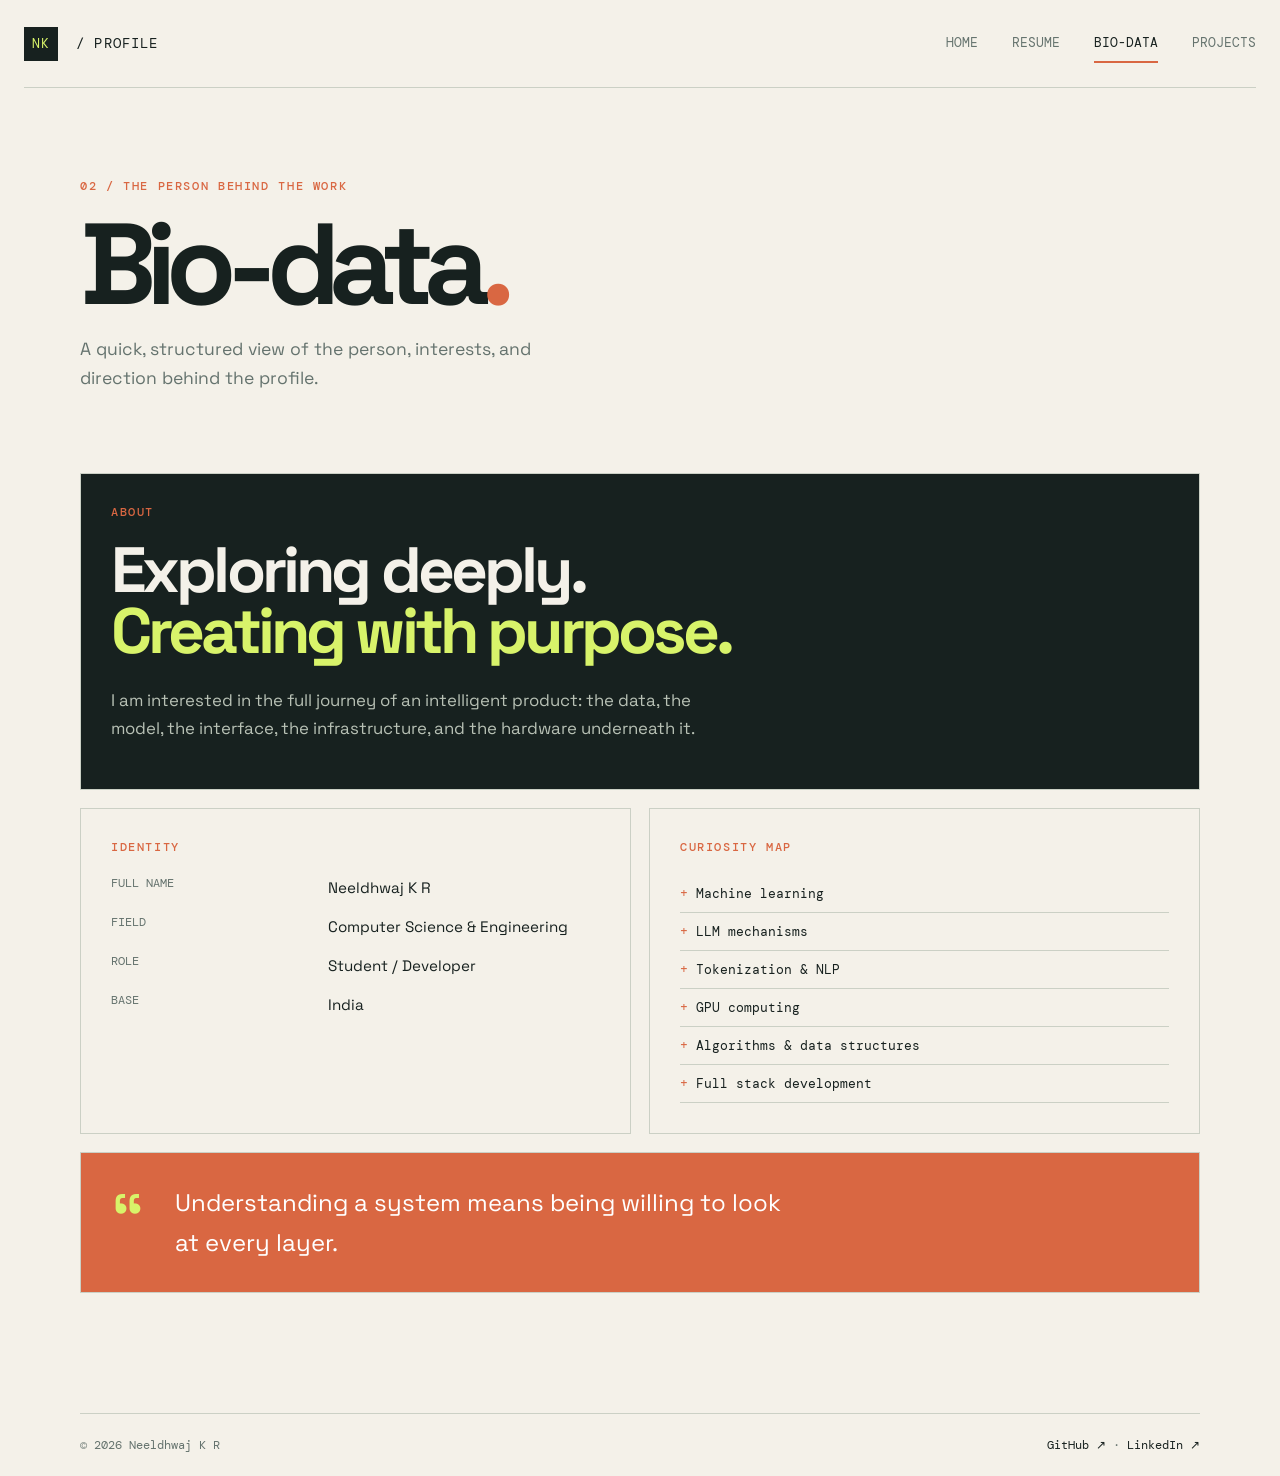
<file: bio-data.html>
<!doctype html>
<html lang="en">
  <head>
    <meta charset="UTF-8" />
    <meta name="viewport" content="width=device-width, initial-scale=1.0" />
    <title>Bio-data | Neeldhwaj K R</title>
    <link rel="preconnect" href="https://fonts.googleapis.com" />
    <link rel="preconnect" href="https://fonts.gstatic.com" crossorigin />
    <link
      href="https://fonts.googleapis.com/css2?family=DM+Mono:wght@400;500&family=Space+Grotesk:wght@400;500;600;700&display=swap"
      rel="stylesheet"
    />
    <link rel="stylesheet" href="portfolio.css" />
  </head>
  <body>
    <header class="site-header">
      <a class="brand" href="index.html"><span>NK</span> / profile</a
      ><button class="menu-toggle" aria-label="Toggle navigation" aria-expanded="false">
        Menu
      </button>
      <nav class="site-nav" aria-label="Main navigation">
        <a href="index.html">Home</a><a href="resume.html">Resume</a
        ><a class="active" href="bio-data.html">Bio-data</a><a href="projects.html">Projects</a>
      </nav>
    </header>
    <main class="page-wrap inner-page">
      <div class="page-title reveal">
        <p class="eyebrow">02 / the person behind the work</p>
        <h1>Bio-data<span>.</span></h1>
        <p>A quick, structured view of the person, interests, and direction behind the profile.</p>
      </div>
      <div class="bio-grid">
        <section class="bio-card bio-card-wide reveal">
          <p class="eyebrow">About</p>
          <h2>Exploring deeply.<br /><em>Creating with purpose.</em></h2>
          <p>
            I am interested in the full journey of an intelligent product: the data, the model, the
            interface, the infrastructure, and the hardware underneath it.
          </p>
        </section>
        <section class="bio-card reveal">
          <p class="eyebrow">Identity</p>
          <dl>
            <dt>Full name</dt>
            <dd>Neeldhwaj K R</dd>
            <dt>Field</dt>
            <dd>Computer Science & Engineering</dd>
            <dt>Role</dt>
            <dd>Student / Developer</dd>
            <dt>Base</dt>
            <dd>India</dd>
          </dl>
        </section>
        <section class="bio-card reveal">
          <p class="eyebrow">Curiosity map</p>
          <ul class="clean-list">
            <li>Machine learning</li>
            <li>LLM mechanisms</li>
            <li>Tokenization & NLP</li>
            <li>GPU computing</li>
            <li>Algorithms & data structures</li>
            <li>Full stack development</li>
          </ul>
        </section>
        <section class="bio-card bio-card-wide quote-card reveal">
          <span class="quote-mark">“</span>
          <p>Understanding a system means being willing to look at every layer.</p>
        </section>
      </div>
    </main>
    <footer class="site-footer page-wrap">
      <span>© 2026 Neeldhwaj K R</span>
      <div>
        <a href="https://github.com/neel-31" target="_blank" rel="noreferrer">GitHub ↗</a
        ><span> · </span
        ><a
          href="https://www.linkedin.com/in/neeldhwaj-k-r-45471a250/"
          target="_blank"
          rel="noreferrer"
          >LinkedIn ↗</a
        >
      </div>
    </footer>
    <script src="https://code.jquery.com/jquery-3.7.1.min.js"></script>
    <script src="portfolio.js"></script>
  </body>
</html>
</file>
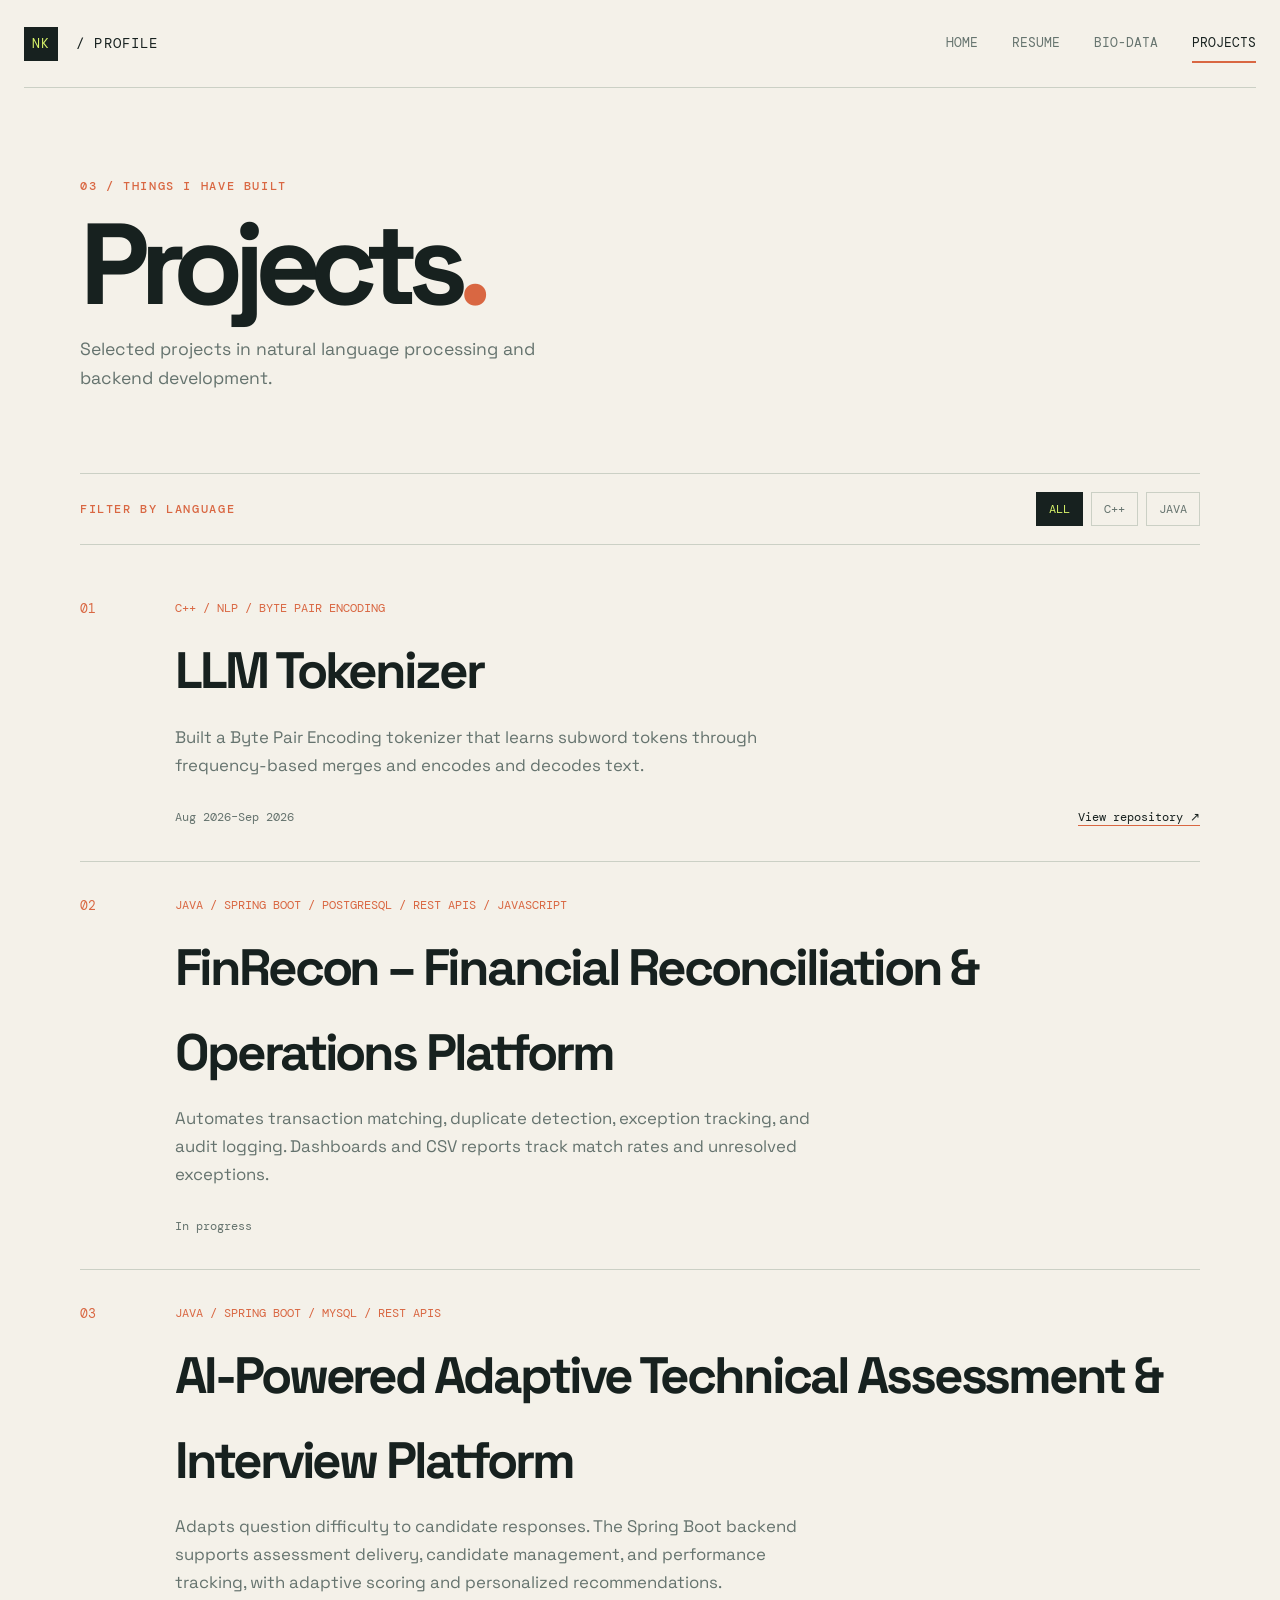
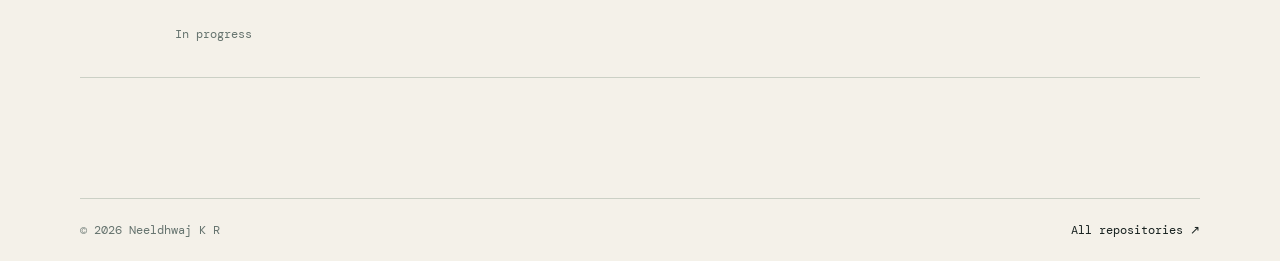
<file: projects.html>
<!doctype html>
<html lang="en">
  <head>
    <meta charset="UTF-8" />
    <meta name="viewport" content="width=device-width, initial-scale=1.0" />
    <title>Projects | Neeldhwaj K R</title>
    <link rel="preconnect" href="https://fonts.googleapis.com" />
    <link rel="preconnect" href="https://fonts.gstatic.com" crossorigin />
    <link
      href="https://fonts.googleapis.com/css2?family=DM+Mono:wght@400;500&family=Space+Grotesk:wght@400;500;600;700&display=swap"
      rel="stylesheet"
    />
    <link rel="stylesheet" href="portfolio.css" />
  </head>
  <body>
    <header class="site-header">
      <a class="brand" href="index.html"><span>NK</span> / profile</a
      ><button class="menu-toggle" aria-label="Toggle navigation" aria-expanded="false">
        Menu
      </button>
      <nav class="site-nav" aria-label="Main navigation">
        <a href="index.html">Home</a><a href="resume.html">Resume</a
        ><a href="bio-data.html">Bio-data</a><a class="active" href="projects.html">Projects</a>
      </nav>
    </header>
    <main class="page-wrap inner-page">
      <div class="page-title project-title reveal">
        <p class="eyebrow">03 / things I have built</p>
        <h1>Projects<span>.</span></h1>
        <p>Selected projects in natural language processing and backend development.</p>
      </div>
      <div class="project-toolbar reveal">
        <span class="eyebrow">Filter by language</span>
        <div class="filter-buttons">
          <button class="filter-button active" data-filter="all">All</button
          ><button class="filter-button" data-filter="cpp">C++</button
          ><button class="filter-button" data-filter="java">Java</button>
        </div>
      </div>
      <div class="project-list">
        <article class="project-card reveal" data-category="cpp">
          <div class="project-number">01</div>
          <div>
            <p class="project-type">C++ / NLP / Byte Pair Encoding</p>
            <h2>LLM Tokenizer</h2>
            <p>Built a Byte Pair Encoding tokenizer that learns subword tokens through frequency-based merges and encodes and decodes text.</p>
            <div class="card-footer">
              <span>Aug 2026–Sep 2026</span>
              <a href="https://github.com/neel-31/LLM-TOKENIZER" target="_blank" rel="noreferrer"
                aria-label="View LLM Tokenizer on GitHub">View repository ↗</a>
            </div>
          </div>
        </article>
        <article class="project-card reveal" data-category="java">
          <div class="project-number">02</div>
          <div>
            <p class="project-type">Java / Spring Boot / PostgreSQL / REST APIs / JavaScript</p>
            <h2>FinRecon – Financial Reconciliation &amp; Operations Platform</h2>
            <p>Automates transaction matching, duplicate detection, exception tracking, and audit logging. Dashboards and CSV reports track match rates and unresolved exceptions.</p>
            <div class="card-footer">
              <span>In progress</span>
            </div>
          </div>
        </article>
        <article class="project-card reveal" data-category="java">
          <div class="project-number">03</div>
          <div>
            <p class="project-type">Java / Spring Boot / MySQL / REST APIs</p>
            <h2>AI-Powered Adaptive Technical Assessment &amp; Interview Platform</h2>
            <p>Adapts question difficulty to candidate responses. The Spring Boot backend supports assessment delivery, candidate management, and performance tracking, with adaptive scoring and personalized recommendations.</p>
            <div class="card-footer">
              <span>In progress</span>
            </div>
          </div>
        </article>
      </div>
    </main>
    <footer class="site-footer page-wrap">
      <span>© 2026 Neeldhwaj K R</span
      ><a href="https://github.com/neel-31?tab=repositories" target="_blank" rel="noreferrer"
        >All repositories ↗</a
      >
    </footer>
    <script src="https://code.jquery.com/jquery-3.7.1.min.js"></script>
    <script src="portfolio.js"></script>
  </body>
</html>
</file>
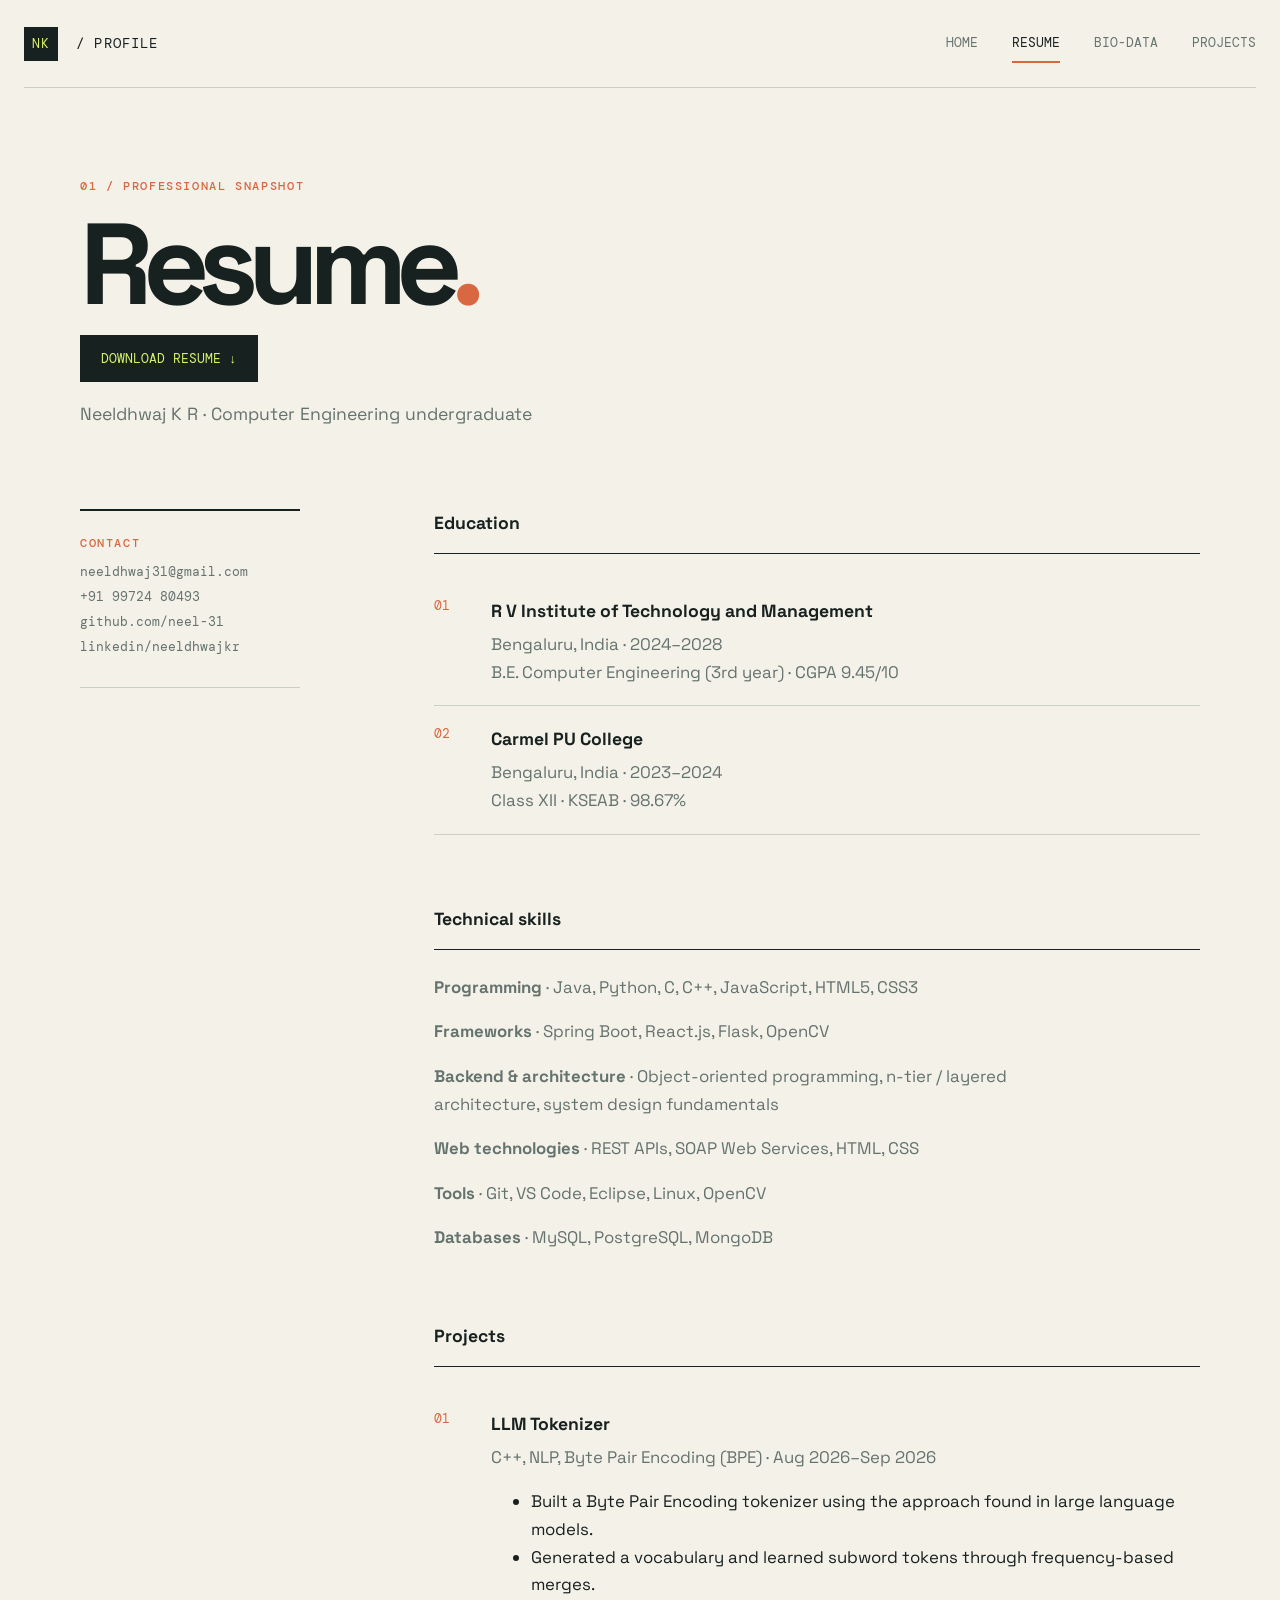
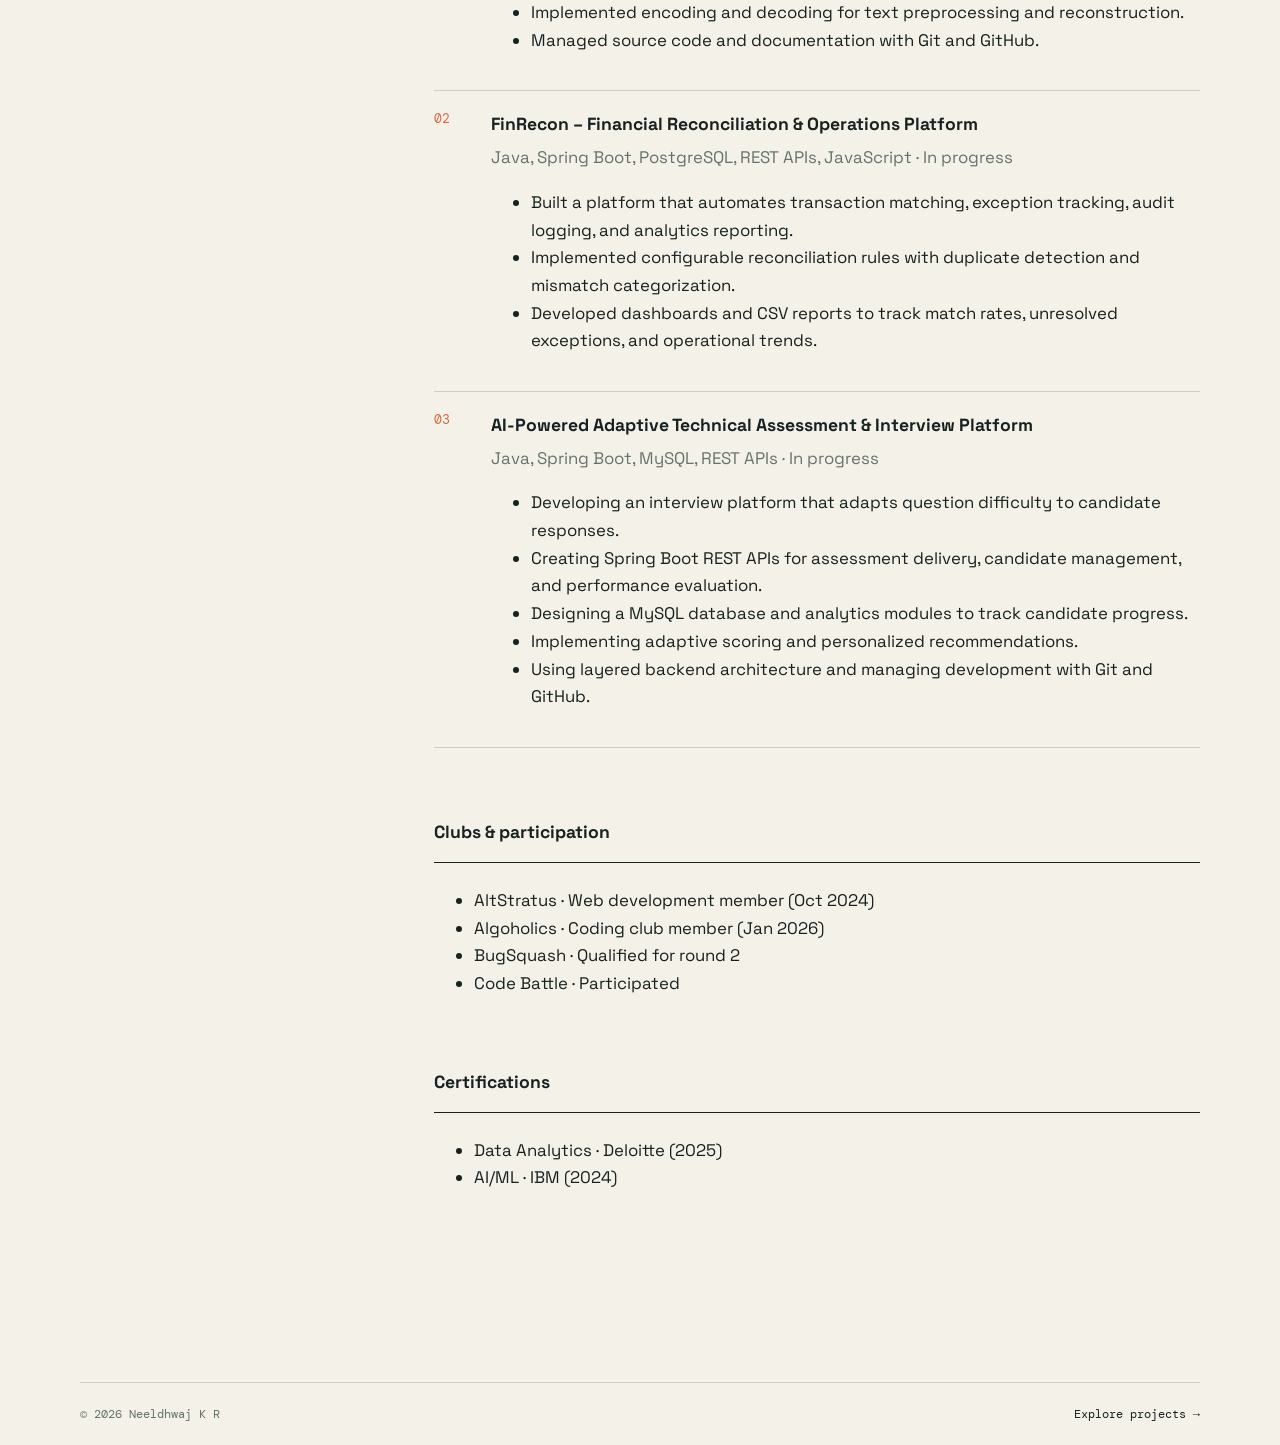
<file: resume.html>
<!doctype html>
<html lang="en">
  <head>
    <meta charset="UTF-8" />
    <meta name="viewport" content="width=device-width, initial-scale=1.0" />
    <title>Resume | Neeldhwaj K R</title>
    <link rel="preconnect" href="https://fonts.googleapis.com" />
    <link rel="preconnect" href="https://fonts.gstatic.com" crossorigin />
    <link
      href="https://fonts.googleapis.com/css2?family=DM+Mono:wght@400;500&family=Space+Grotesk:wght@400;500;600;700&display=swap"
      rel="stylesheet"
    />
    <link rel="stylesheet" href="portfolio.css" />
  </head>
  <body>
    <header class="site-header">
      <a class="brand" href="index.html"><span>NK</span> / profile</a
      ><button class="menu-toggle" aria-label="Toggle navigation" aria-expanded="false">
        Menu
      </button>
      <nav class="site-nav" aria-label="Main navigation">
        <a href="index.html">Home</a><a class="active" href="resume.html">Resume</a
        ><a href="bio-data.html">Bio-data</a><a href="projects.html">Projects</a>
      </nav>
    </header>
    <main class="page-wrap inner-page">
      <div class="page-title reveal">
        <p class="eyebrow">01 / professional snapshot</p>
        <h1>Resume<span>.</span></h1>
        <div class="hero-actions">
          <a class="button button-primary" href="NEEL_RESUME.pdf" download>Download Resume ↓</a>
        </div>
        <p>Neeldhwaj K R · Computer Engineering undergraduate</p>
      </div>
      <div class="resume-layout">
        <aside class="resume-aside reveal">
          <div class="aside-block">
            <p class="eyebrow">Contact</p>
            <a href="mailto:neeldhwaj31@gmail.com">neeldhwaj31@gmail.com</a>
            <a href="tel:+919972480493">+91 99724 80493</a>
            <a href="https://github.com/neel-31" target="_blank" rel="noreferrer"
              >github.com/neel-31</a
            ><a
              href="https://www.linkedin.com/in/neeldhwaj-k-r-45471a250/"
              target="_blank"
              rel="noreferrer"
              >linkedin/neeldhwajkr</a
            >
          </div>
        </aside>
        <div class="resume-content reveal">
          <section class="resume-section">
            <h2>Education</h2>
            <article class="timeline-item">
              <span class="timeline-mark" aria-hidden="true">01</span>
              <div>
                <h3>R V Institute of Technology and Management</h3>
                <p>Bengaluru, India · 2024–2028</p>
                <p>B.E. Computer Engineering (3rd year) · CGPA 9.45/10</p>
              </div>
            </article>
            <article class="timeline-item">
              <span class="timeline-mark" aria-hidden="true">02</span>
              <div>
                <h3>Carmel PU College</h3>
                <p>Bengaluru, India · 2023–2024</p>
                <p>Class XII · KSEAB · 98.67%</p>
              </div>
            </article>
          </section>
          <section class="resume-section">
            <h2>Technical skills</h2>
            <p><strong>Programming</strong> · Java, Python, C, C++, JavaScript, HTML5, CSS3</p>
            <p><strong>Frameworks</strong> · Spring Boot, React.js, Flask, OpenCV</p>
            <p><strong>Backend &amp; architecture</strong> · Object-oriented programming, n-tier / layered architecture, system design fundamentals</p>
            <p><strong>Web technologies</strong> · REST APIs, SOAP Web Services, HTML, CSS</p>
            <p><strong>Tools</strong> · Git, VS Code, Eclipse, Linux, OpenCV</p>
            <p><strong>Databases</strong> · MySQL, PostgreSQL, MongoDB</p>
          </section>
          <section class="resume-section">
            <h2>Projects</h2>
            <article class="timeline-item">
              <span class="timeline-mark" aria-hidden="true">01</span>
              <div>
                <h3>LLM Tokenizer</h3>
                <p>C++, NLP, Byte Pair Encoding (BPE) · Aug 2026–Sep 2026</p>
                <ul>
                  <li>Built a Byte Pair Encoding tokenizer using the approach found in large language models.</li>
                  <li>Generated a vocabulary and learned subword tokens through frequency-based merges.</li>
                  <li>Implemented encoding and decoding for text preprocessing and reconstruction.</li>
                  <li>Managed source code and documentation with Git and GitHub.</li>
                </ul>
              </div>
            </article>
            <article class="timeline-item">
              <span class="timeline-mark" aria-hidden="true">02</span>
              <div>
                <h3>FinRecon – Financial Reconciliation &amp; Operations Platform</h3>
                <p>Java, Spring Boot, PostgreSQL, REST APIs, JavaScript · In progress</p>
                <ul>
                  <li>Built a platform that automates transaction matching, exception tracking, audit logging, and analytics reporting.</li>
                  <li>Implemented configurable reconciliation rules with duplicate detection and mismatch categorization.</li>
                  <li>Developed dashboards and CSV reports to track match rates, unresolved exceptions, and operational trends.</li>
                </ul>
              </div>
            </article>
            <article class="timeline-item">
              <span class="timeline-mark" aria-hidden="true">03</span>
              <div>
                <h3>AI-Powered Adaptive Technical Assessment &amp; Interview Platform</h3>
                <p>Java, Spring Boot, MySQL, REST APIs · In progress</p>
                <ul>
                  <li>Developing an interview platform that adapts question difficulty to candidate responses.</li>
                  <li>Creating Spring Boot REST APIs for assessment delivery, candidate management, and performance evaluation.</li>
                  <li>Designing a MySQL database and analytics modules to track candidate progress.</li>
                  <li>Implementing adaptive scoring and personalized recommendations.</li>
                  <li>Using layered backend architecture and managing development with Git and GitHub.</li>
                </ul>
              </div>
            </article>
          </section>
          <section class="resume-section">
            <h2>Clubs &amp; participation</h2>
            <ul>
              <li>AltStratus · Web development member (Oct 2024)</li>
              <li>Algoholics · Coding club member (Jan 2026)</li>
              <li>BugSquash · Qualified for round 2</li>
              <li>Code Battle · Participated</li>
            </ul>
          </section>
          <section class="resume-section">
            <h2>Certifications</h2>
            <ul>
              <li>Data Analytics · Deloitte (2025)</li>
              <li>AI/ML · IBM (2024)</li>
            </ul>
          </section>
        </div>
      </div>
    </main>
    <footer class="site-footer page-wrap">
      <span>© 2026 Neeldhwaj K R</span><a href="projects.html">Explore projects →</a>
    </footer>
    <script src="https://code.jquery.com/jquery-3.7.1.min.js"></script>
    <script src="portfolio.js"></script>
  </body>
</html>
</file>
<file: portfolio.css>
:root {
  --ink: #17211f;
  --muted: #65736e;
  --paper: #f4f1e9;
  --lime: #d8f36a;
  --rust: #d96742;
  --line: #cbd0c5;
  --mono: "DM Mono", monospace;
  --display: "Space Grotesk", sans-serif;
}
* {
  box-sizing: border-box;
}
html {
  scroll-behavior: smooth;
}
body {
  margin: 0;
  background: var(--paper);
  color: var(--ink);
  font-family: var(--display);
  font-size: 1.05rem;
  line-height: 1.65;
}
a {
  color: inherit;
  text-decoration: none;
}
.page-wrap {
  width: min(1120px, calc(100% - 48px));
  margin-inline: auto;
}
.site-header {
  width: min(1280px, calc(100% - 48px));
  height: 88px;
  margin: auto;
  display: flex;
  align-items: center;
  justify-content: space-between;
  border-bottom: 1px solid var(--line);
}
.brand {
  font-family: var(--mono);
  font-size: 0.88rem;
  letter-spacing: 0.08em;
  text-transform: uppercase;
}
.brand span {
  display: inline-grid;
  place-items: center;
  width: 34px;
  height: 34px;
  margin-right: 9px;
  background: var(--ink);
  color: var(--lime);
  font-size: 0.8rem;
}
.site-nav {
  display: flex;
  gap: 34px;
  font-family: var(--mono);
  font-size: 0.82rem;
  text-transform: uppercase;
}
.site-nav a {
  padding-block: 8px;
  color: var(--muted);
}
.site-nav a:hover,
.site-nav .active {
  color: var(--ink);
  border-bottom: 2px solid var(--rust);
}
.menu-toggle {
  display: none;
  border: 0;
  background: transparent;
  font: 0.82rem var(--mono);
  text-transform: uppercase;
  color: var(--ink);
}
.hero {
  min-height: 620px;
  display: grid;
  grid-template-columns: 1.1fr 0.9fr;
  align-items: center;
  gap: 8%;
  padding-block: 70px;
}
.eyebrow {
  margin: 0 0 20px;
  color: var(--rust);
  font: 500 0.78rem var(--mono);
  letter-spacing: 0.13em;
  text-transform: uppercase;
}
.hero h1 {
  margin: 0;
  font-size: clamp(4.5rem, 10vw, 9rem);
  line-height: 0.86;
  letter-spacing: -0.09em;
  text-transform: uppercase;
}
.hero h1 em,
h1 span {
  color: var(--rust);
  font-style: normal;
}
.hero-intro {
  max-width: 475px;
  margin: 38px 0 28px;
  color: var(--muted);
  font-size: 1.15rem;
}
.hero-actions {
  display: flex;
  align-items: center;
  gap: 25px;
}
.button {
  display: inline-flex;
  gap: 18px;
  align-items: center;
  padding: 15px 21px;
  font: 0.8rem var(--mono);
  text-transform: uppercase;
}
.button-primary {
  background: var(--ink);
  color: var(--lime);
}
.button-primary:hover {
  background: var(--rust);
  color: white;
}
.text-link {
  border-bottom: 1px solid var(--rust);
  padding-bottom: 3px;
  font: 0.82rem var(--mono);
  text-transform: uppercase;
}
.text-link span {
  color: var(--rust);
  margin-left: 8px;
}
.hero-visual {
  position: relative;
  max-width: 390px;
  justify-self: end;
}
.portrait-frame {
  position: relative;
  padding: 16px 16px 45px;
  background: var(--lime);
  transform: rotate(3deg);
}
.portrait-frame img {
  display: block;
  width: 100%;
  aspect-ratio: 1 / 1.12;
  object-fit: cover;
  
}
.portrait-label {
  position: absolute;
  bottom: 14px;
  left: 17px;
  font: 0.78rem var(--mono);
}
.orbit-note {
  position: absolute;
  right: -55px;
  bottom: -15px;
  padding: 15px;
  background: var(--rust);
  color: white;
  font: 0.78rem var(--mono);
  line-height: 1.4;
  transform: rotate(-5deg);
}
.orbit-note strong {
  color: var(--lime);
  font-weight: 500;
}
.signal-strip {
  display: grid;
  grid-template-columns: repeat(3, 1fr);
  border-block: 1px solid var(--line);
}
.signal-strip div {
  padding: 25px 18px;
  border-right: 1px solid var(--line);
}
.signal-strip div:last-child {
  border: 0;
}
.signal-number {
  display: block;
  margin-bottom: 13px;
  color: var(--rust);
  font: 0.78rem var(--mono);
}
.signal-strip strong,
.signal-strip small {
  display: block;
}
.signal-strip strong {
  font-size: 1.1rem;
}
.signal-strip small {
  margin-top: 4px;
  color: var(--muted);
  font: 0.78rem var(--mono);
}
.home-grid {
  display: grid;
  grid-template-columns: 1fr 1fr;
  gap: 10%;
  padding-block: 120px;
}
.section-heading h2 {
  max-width: 400px;
  margin: 0;
  font-size: clamp(2.4rem, 5vw, 4.4rem);
  line-height: 0.95;
  letter-spacing: -0.06em;
}
.home-about {
  max-width: 470px;
  align-self: end;
  color: var(--muted);
}
.home-about p {
  margin-top: 0;
  margin-bottom: 22px;
}
.home-about .text-link {
  display: inline-block;
  margin-top: 12px;
  color: var(--ink);
}
.inner-page {
  padding-block: 90px 120px;
}
.page-title {
  max-width: 710px;
  margin-bottom: 80px;
}
.page-title h1 {
  margin: 0 0 20px;
  font-size: clamp(4rem, 9vw, 8rem);
  line-height: 0.88;
  letter-spacing: -0.09em;
}
.page-title > p:last-child {
  max-width: 520px;
  color: var(--muted);
  font-size: 1.1rem;
}
.resume-layout {
  display: grid;
  grid-template-columns: 220px 1fr;
  gap: 12%;
}
.resume-aside {
  border-top: 2px solid var(--ink);
}
.aside-block {
  padding-block: 24px;
  border-bottom: 1px solid var(--line);
}
.aside-block .eyebrow {
  margin-bottom: 12px;
}
.aside-block a {
  display: block;
  margin: 8px 0;
  color: var(--muted);
  font: 0.82rem var(--mono);
  overflow-wrap: anywhere;
}
.aside-block p:last-child {
  color: var(--muted);
  font: 0.85rem/2 var(--mono);
}
.resume-section {
  margin-bottom: 70px;
}
.resume-section h2 {
  padding-bottom: 15px;
  margin: 0 0 24px;
  border-bottom: 1px solid var(--ink);
  font-size: 1.1rem;
}
.resume-section > p {
  max-width: 650px;
  color: var(--muted);
}
.tag-list {
  display: flex;
  flex-wrap: wrap;
  gap: 10px;
}
.tag-list span {
  padding: 10px 13px;
  border: 1px solid var(--line);
  font: 0.78rem var(--mono);
}
.timeline-item {
  display: grid;
  grid-template-columns: 42px 1fr;
  gap: 15px;
  padding-block: 19px;
  border-bottom: 1px solid var(--line);
}
.timeline-mark,
.project-number {
  color: var(--rust);
  font: 0.8rem var(--mono);
}
.timeline-item h3 {
  margin: 0 0 5px;
  font-size: 1.1rem;
}
.timeline-item p {
  margin: 0;
  color: var(--muted);
}
.bio-grid {
  display: grid;
  grid-template-columns: 1fr 1fr;
  gap: 18px;
}
.bio-card {
  min-height: 280px;
  padding: 30px;
  border: 1px solid var(--line);
}
.bio-card-wide {
  grid-column: span 2;
  min-height: auto;
  background: var(--ink);
  color: var(--paper);
}
.bio-card h2 {
  margin: 0 0 25px;
  font-size: clamp(2.3rem, 5vw, 4rem);
  line-height: 0.95;
  letter-spacing: -0.06em;
}
.bio-card h2 em {
  color: var(--lime);
  font-style: normal;
}
.bio-card p:not(.eyebrow) {
  max-width: 630px;
  color: #b8c1b5;
}
.bio-card dl {
  display: grid;
  grid-template-columns: 1fr 1.3fr;
  gap: 14px 8px;
  margin: 0;
}
.bio-card dt {
  color: var(--muted);
  font: 0.75rem var(--mono);
  text-transform: uppercase;
}
.bio-card dd {
  margin: 0;
  font-size: 0.95rem;
}
.clean-list {
  padding: 0;
  margin: 0;
  list-style: none;
}
.clean-list li {
  padding: 10px 0;
  border-bottom: 1px solid var(--line);
  font: 0.82rem var(--mono);
}
.clean-list li::before {
  content: "+ ";
  color: var(--rust);
}
.quote-card {
  display: flex;
  align-items: center;
  gap: 30px;
  background: var(--rust);
}
.quote-card .quote-mark {
  color: var(--lime);
  font-size: 5rem;
  line-height: 0.5;
}
.quote-card p {
  margin: 0;
  color: white !important;
  font-size: 1.5rem;
}
.project-toolbar {
  display: flex;
  align-items: center;
  justify-content: space-between;
  padding-block: 18px;
  border-block: 1px solid var(--line);
}
.project-toolbar .eyebrow {
  margin: 0;
}
.filter-buttons {
  display: flex;
  gap: 8px;
}
.filter-button {
  padding: 8px 12px;
  border: 1px solid var(--line);
  background: transparent;
  color: var(--muted);
  cursor: pointer;
  font: 0.76rem var(--mono);
  text-transform: uppercase;
}
.filter-button:hover,
.filter-button.active {
  border-color: var(--ink);
  background: var(--ink);
  color: var(--lime);
}
.project-list {
  margin-top: 20px;
}
.project-card {
  display: grid;
  grid-template-columns: 80px 1fr;
  gap: 15px;
  padding: 35px 0;
  border-bottom: 1px solid var(--line);
}
.project-card h2 {
  margin: 0 0 10px;
  font-size: clamp(1.8rem, 4vw, 3.2rem);
  letter-spacing: -0.06em;
}
.project-type {
  margin: 0 0 13px;
  color: var(--rust);
  font: 0.78rem var(--mono);
  text-transform: uppercase;
}
.project-card > div:last-child > p:not(.project-type) {
  max-width: 640px;
  margin: 0;
  color: var(--muted);
}
.card-footer {
  display: flex;
  justify-content: space-between;
  gap: 20px;
  margin-top: 30px;
  color: var(--muted);
  font: 0.78rem var(--mono);
}
.card-footer a {
  color: var(--ink);
  border-bottom: 1px solid var(--rust);
}
.site-footer {
  display: flex;
  justify-content: space-between;
  padding-block: 23px;
  border-top: 1px solid var(--line);
  color: var(--muted);
  font: 0.76rem var(--mono);
}
.site-footer a {
  color: var(--ink);
}
.reveal {
  opacity: 0;
  transform: translateY(18px);
}
.reveal.is-visible {
  animation: rise 0.65s ease forwards;
}
@keyframes rise {
  to {
    opacity: 1;
    transform: translateY(0);
  }
}
@media (max-width: 700px) {
  .page-wrap,
  .site-header {
    width: min(100% - 32px, 1120px);
  }
  .site-header {
    height: 72px;
  }
  .menu-toggle {
    display: block;
  }
  .site-nav {
    display: none;
    position: absolute;
    z-index: 2;
    top: 72px;
    left: 16px;
    right: 16px;
    padding: 12px 20px;
    background: var(--ink);
  }
  .site-nav.is-open {
    display: grid;
    gap: 4px;
  }
  .site-nav a,
  .site-nav a:hover,
  .site-nav .active {
    color: var(--paper);
    border: 0;
  }
  .hero {
    min-height: auto;
    grid-template-columns: 1fr;
    gap: 65px;
    padding-block: 65px 90px;
  }
  .hero h1 {
    font-size: clamp(4rem, 18vw, 7rem);
  }
  .hero-visual {
    width: 78%;
    margin-right: 25px;
  }
  .orbit-note {
    right: -35px;
  }
  .signal-strip {
    grid-template-columns: 1fr;
  }
  .signal-strip div {
    border-right: 0;
    border-bottom: 1px solid var(--line);
  }
  .home-grid,
  .resume-layout {
    grid-template-columns: 1fr;
    gap: 50px;
  }
  .inner-page {
    padding-block: 65px 80px;
  }
  .page-title {
    margin-bottom: 55px;
  }
  .resume-aside {
    order: 2;
  }
  .bio-grid {
    grid-template-columns: 1fr;
  }
  .bio-card-wide {
    grid-column: auto;
  }
  .bio-card {
    min-height: auto;
  }
  .project-toolbar {
    display: block;
  }
  .filter-buttons {
    margin-top: 16px;
    flex-wrap: wrap;
  }
  .project-card {
    grid-template-columns: 35px 1fr;
  }
  .card-footer {
    display: grid;
    gap: 12px;
  }
  .site-footer {
    display: grid;
    gap: 9px;
  }
}
</file>
